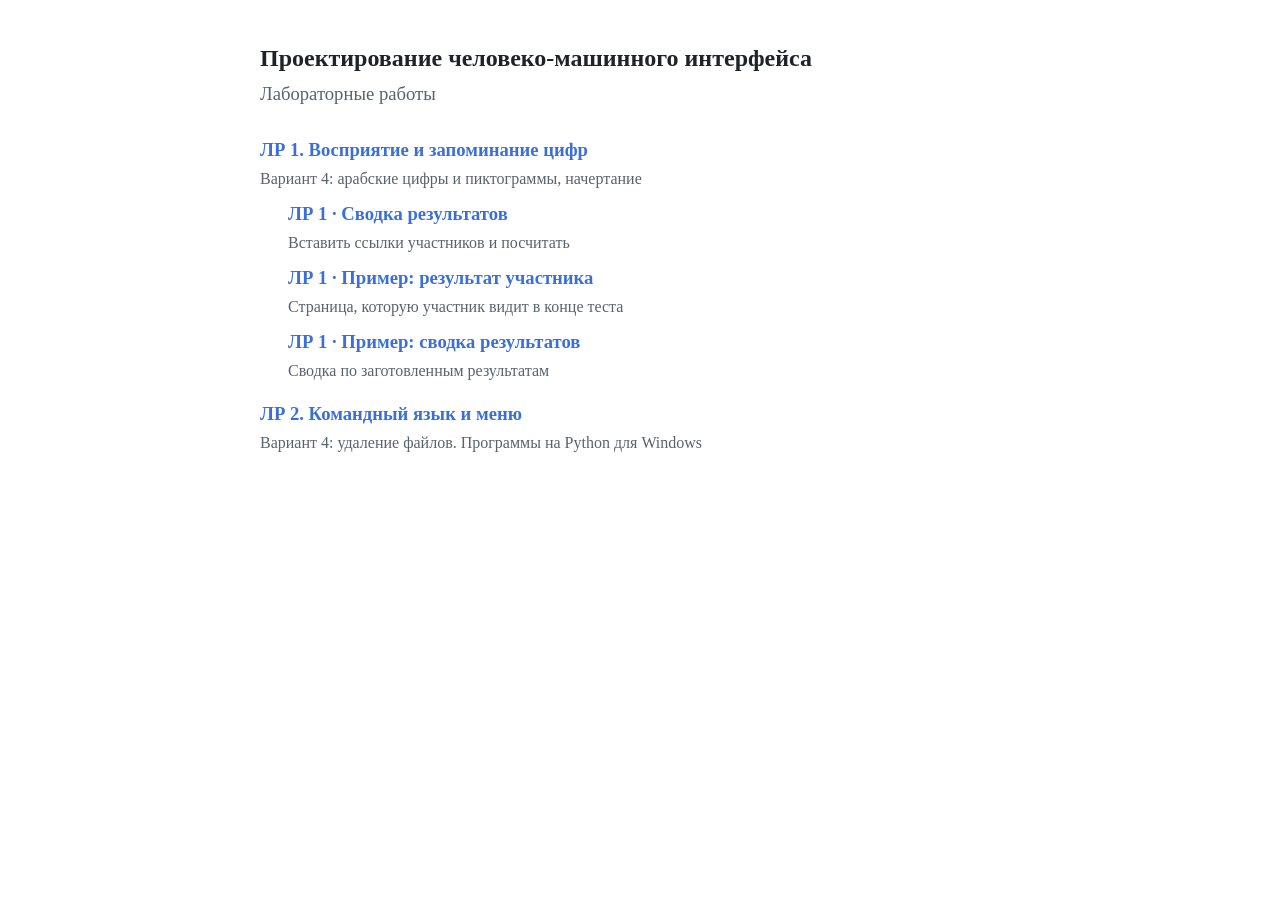
<file: index.html>
<!DOCTYPE html>
<html lang="ru">
<head>
  <meta charset="UTF-8">
  <meta name="viewport" content="width=device-width, initial-scale=1">
  <title>Проектирование ЧМИ — лабораторные</title>
  <style>
    html, body {
      overflow-x: clip;
    }

    body {
      margin: 0;
      font-family: "Times New Roman", Times, serif;
      font-size: 14pt;
      line-height: 1.5;
      background: #fff;
      color: #1f2328;
    }

    main {
      max-width: 760px;
      margin: 0 auto;
      padding: 40px 16px;
    }

    h1 {
      font-size: 18pt;
      margin: 0 0 4px;
    }

    p {
      color: #59636e;
      margin: 0 0 28px;
    }

    ul {
      list-style: none;
      padding: 0;
      margin: 0;
    }

    li + li {
      margin-top: 16px;
    }

    li.sub {
      margin-left: 28px;
      margin-top: 8px;
    }

    a {
      color: #3b6fd8;
      text-decoration: none;
    }

    a:hover b {
      text-decoration: underline;
    }

    a b {
      display: block;
    }

    a span {
      color: #59636e;
      font-size: 12pt;
    }

    @media (max-width: 560px) {
      body {
        font-size: 12pt;
        line-height: 1.45;
      }

      h1 {
        font-size: 16pt;
      }

      main {
        padding: 28px 16px;
      }

      a span {
        font-size: 10pt;
      }
    }
  </style>
</head>
<body>
  <main>
    <h1>Проектирование человеко-машинного интерфейса</h1>
    <p>Лабораторные работы</p>
    <ul>
      <li><a href="lab_1/test/"><b>ЛР 1. Восприятие и запоминание цифр</b><span>Вариант 4: арабские цифры и пиктограммы, начертание</span></a></li>
      <li class="sub"><a href="lab_1/test/results.html"><b>ЛР 1 · Сводка результатов</b><span>Вставить ссылки участников и посчитать</span></a></li>
      <li class="sub"><a href="lab_1/test/results.html#demo-one"><b>ЛР 1 · Пример: результат участника</b><span>Страница, которую участник видит в конце теста</span></a></li>
      <li class="sub"><a href="lab_1/test/results.html#demo"><b>ЛР 1 · Пример: сводка результатов</b><span>Сводка по заготовленным результатам</span></a></li>
      <li><a href="https://github.com/progr4mmer2005/HCI/tree/main/lab_2"><b>ЛР 2. Командный язык и меню</b><span>Вариант 4: удаление файлов. Программы на Python для Windows</span></a></li>
    </ul>
  </main>
</body>
</html>
</file>
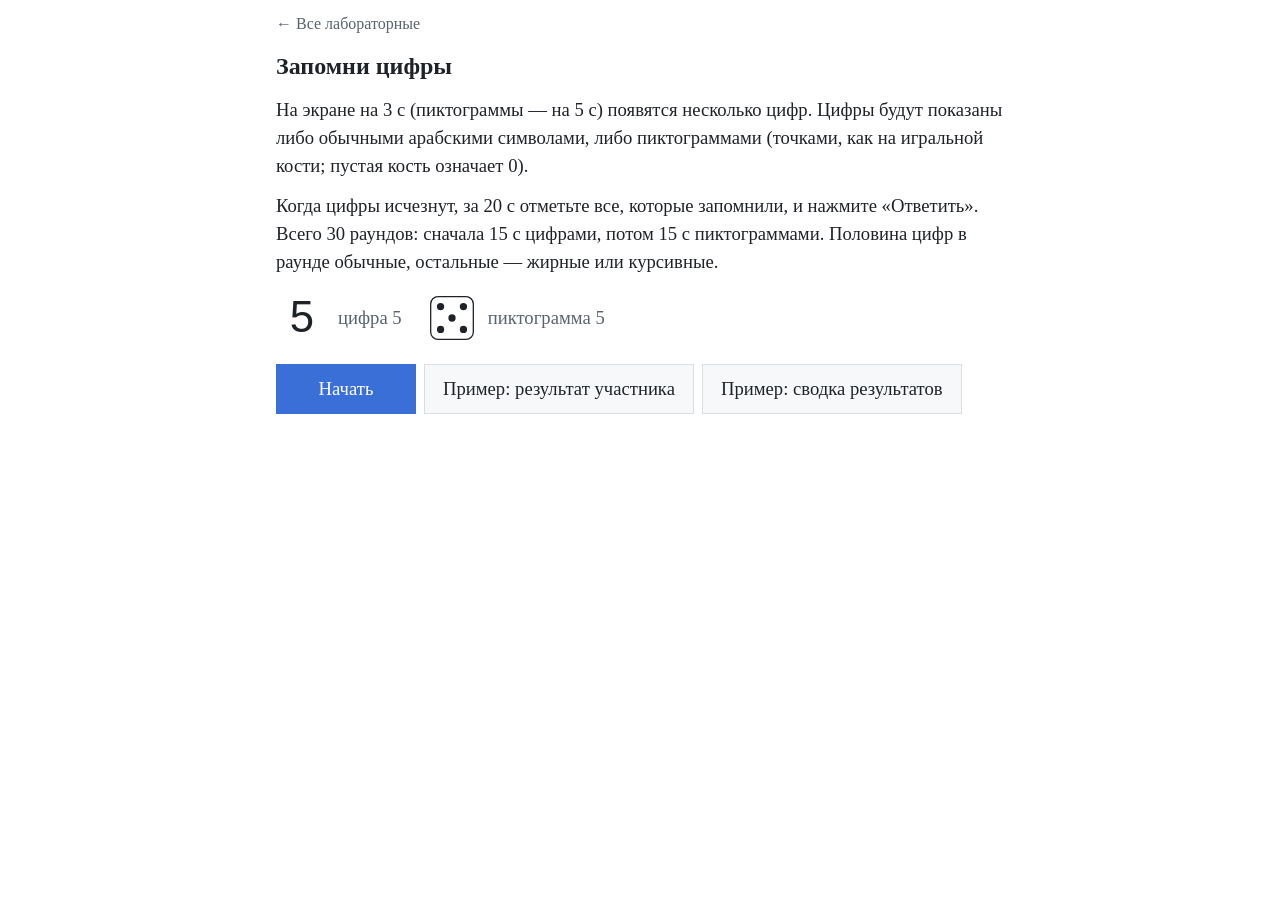
<file: lab_1/index.html>
<!DOCTYPE html>
<html lang="ru">
<head>
  <meta charset="UTF-8">
  <title>ЛР 1</title>
  <script>location.replace('test/' + location.hash);</script>
</head>
<body>
  <a href="test/">Перейти к тесту</a>
</body>
</html>
</file>
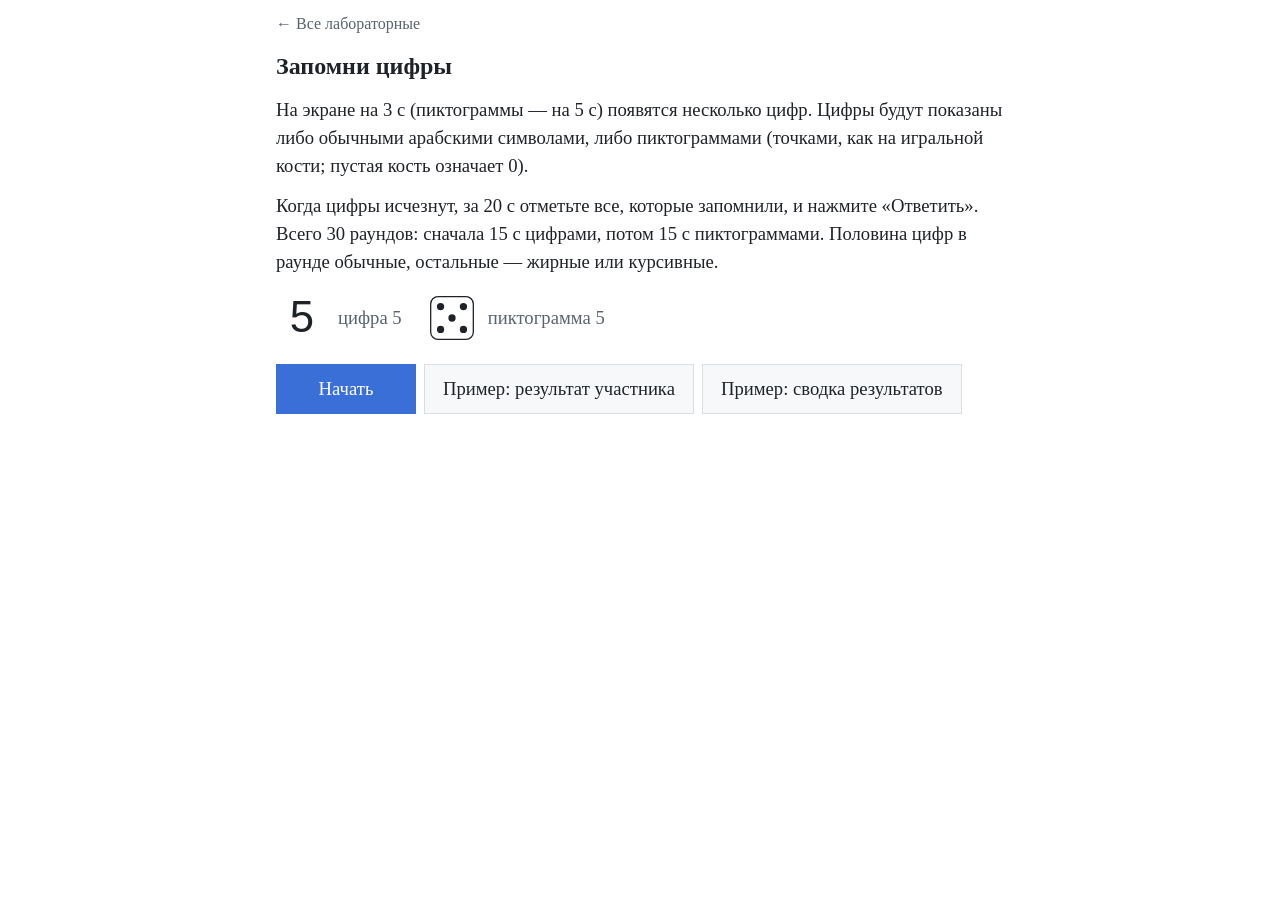
<file: lab_1/test/index.html>
<!DOCTYPE html>
<html lang="ru">
<head>
  <meta charset="UTF-8">
  <meta name="viewport" content="width=device-width, initial-scale=1">
  <title>ЛР 1 — Запомни цифры</title>
  <link rel="stylesheet" href="style.css">
</head>
<body>
  <header class="top">
    <a href="../../" class="back">← Все лабораторные</a>
    <span id="progress"></span>
  </header>

  <main>
    <section id="screen-start" class="screen">
      <h1>Запомни цифры</h1>
      <p>На экране на 3&nbsp;с (пиктограммы — на 5&nbsp;с) появятся несколько цифр. Цифры будут показаны либо обычными арабскими символами, либо пиктограммами (точками, как на игральной кости; пустая кость означает&nbsp;0).</p>
      <p>Когда цифры исчезнут, за 20&nbsp;с отметьте все, которые запомнили, и нажмите «Ответить». Всего 30 раундов: сначала 15 с цифрами, потом 15 с пиктограммами. Половина цифр в раунде обычные, остальные — жирные или курсивные.</p>
      <div class="legend">
        <div class="legend-item"><div class="legend-pic" id="legend-arabic"></div><span>цифра 5</span></div>
        <div class="legend-item"><div class="legend-pic" id="legend-picto"></div><span>пиктограмма 5</span></div>
      </div>
      <div class="actions">
        <button id="btn-start" class="btn primary">Начать</button>
        <a class="btn" href="results.html#demo-one">Пример: результат участника</a>
        <a class="btn" href="results.html#demo">Пример: сводка результатов</a>
      </div>
    </section>

    <section id="screen-show" class="screen" hidden>
      <div id="stage" class="stage"></div>
    </section>

    <section id="screen-answer" class="screen" hidden>
      <h2>Какие цифры были на экране?</h2>
      <div class="timer" id="timer">
        <div class="timer-row"><span id="timer-label"></span><span id="timer-val"></span></div>
        <div class="timer-bar"><i id="timer-bar"></i></div>
      </div>
      <div id="options" class="options"></div>
      <div id="feedback" class="feedback" hidden></div>
      <button id="btn-submit" class="btn primary">Ответить</button>
      <button id="btn-next" class="btn primary" hidden>Дальше</button>
    </section>
  </main>

  <script src="render.js"></script>
  <script src="app.js"></script>
</body>
</html>
</file>
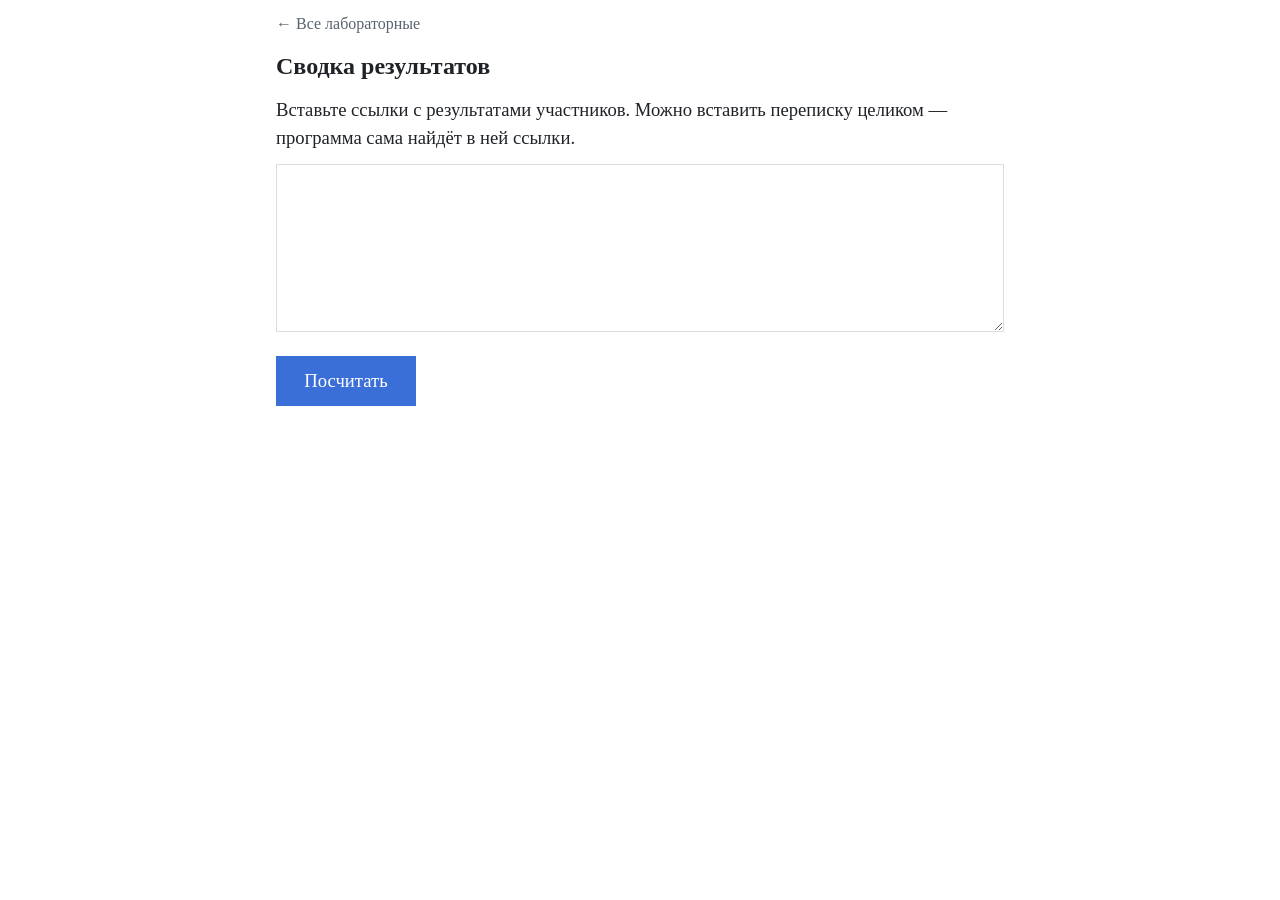
<file: lab_1/results.html>
<!DOCTYPE html>
<html lang="ru">
<head>
  <meta charset="UTF-8">
  <title>ЛР 1 — Результаты</title>
  <script>location.replace('test/results.html' + location.hash);</script>
</head>
<body>
  <a href="test/results.html">Перейти к результатам</a>
</body>
</html>
</file>
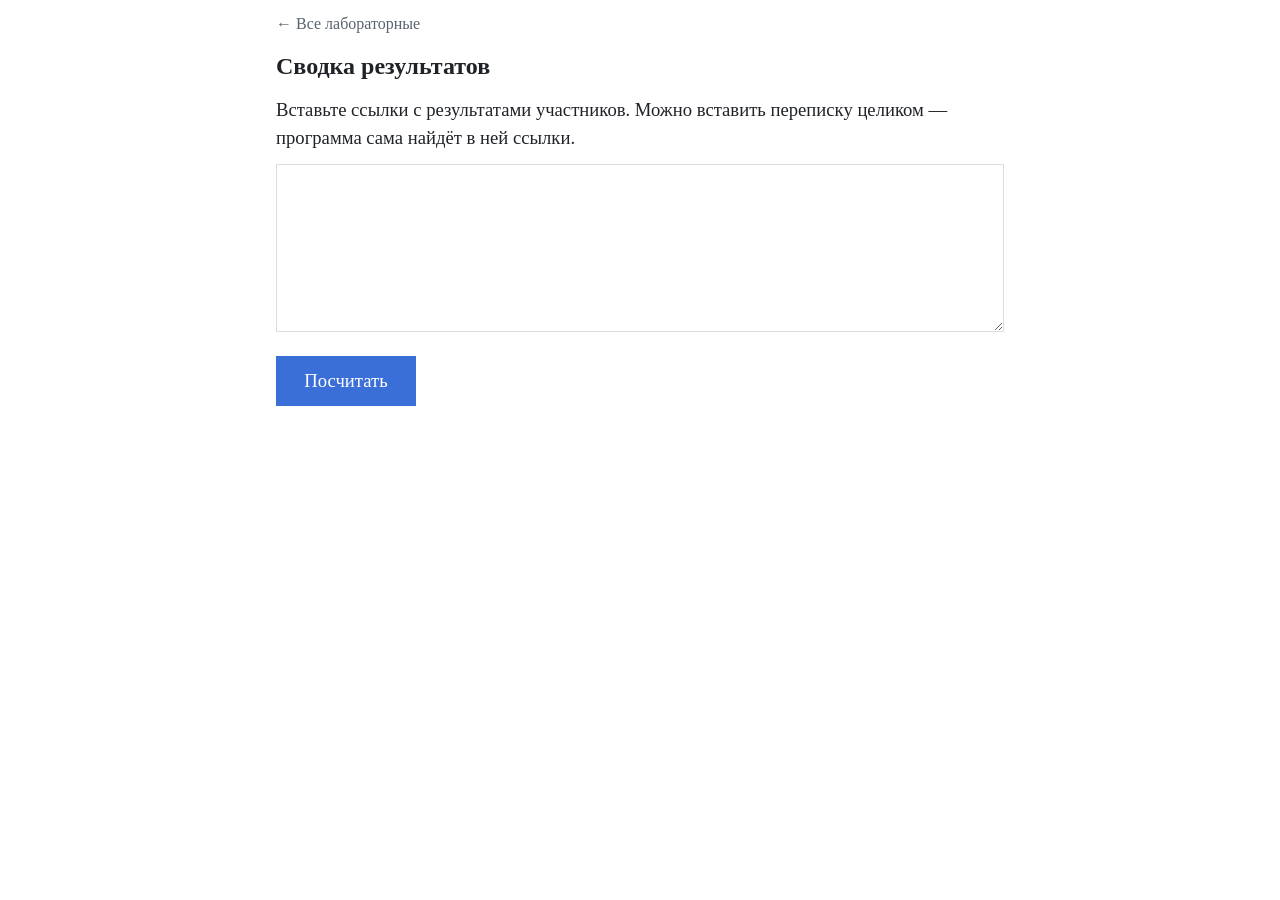
<file: lab_1/test/results.html>
<!DOCTYPE html>
<html lang="ru">
<head>
  <meta charset="UTF-8">
  <meta name="viewport" content="width=device-width, initial-scale=1">
  <title>ЛР 1 — Результаты</title>
  <link rel="stylesheet" href="style.css">
</head>
<body>
  <header class="top">
    <a href="../../" class="back">← Все лабораторные</a>
  </header>

  <main>
    <section id="mine" hidden>
      <h1>Ваш результат</h1>
      <p>Скопируйте ссылку и отправьте её тому, кто проводит тестирование.</p>
      <div class="actions">
        <button id="btn-copy" class="btn primary">Скопировать ссылку</button>
        <a class="btn" href="./">Пройти ещё раз</a>
      </div>
      <p class="hint" id="copy-msg"></p>
    </section>

    <section id="paste">
      <h1>Сводка результатов</h1>
      <p>Вставьте ссылки с результатами участников. Можно вставить переписку целиком — программа сама найдёт в ней ссылки.</p>
      <textarea id="input" class="paste" rows="8"></textarea>
      <div class="actions">
        <button id="btn-calc" class="btn primary">Посчитать</button>
      </div>
      <p class="hint" id="status"></p>
    </section>

    <div id="report"></div>
  </main>

  <script src="render.js"></script>
  <script src="mocks.js"></script>
  <script src="results.js"></script>
</body>
</html>
</file>
<file: lab_1/test/style.css>
* {
  box-sizing: border-box;
}

[hidden] {
  display: none !important;
}

html, body {
  overflow-x: clip;
}

body {
  margin: 0;
  font-family: "Times New Roman", Times, serif;
  font-size: 14pt;
  line-height: 1.5;
  background: #fff;
  color: #1f2328;
}

.top {
  display: flex;
  justify-content: space-between;
  align-items: center;
  max-width: 760px;
  height: 48px;
  margin: 0 auto;
  padding: 12px 16px;
  font-size: 12pt;
  color: #59636e;
}

.back {
  color: #59636e;
  text-decoration: none;
}

body.showing .top {
  visibility: hidden;
}

main {
  max-width: 760px;
  margin: 0 auto;
  padding: 0 16px 32px;
}

h1 {
  font-size: 18pt;
  margin: 0 0 12px;
}

h2 {
  font-size: 16pt;
  margin: 40px 0 12px;
}

p {
  margin: 0 0 12px;
}

.hint, .note {
  color: #59636e;
  font-size: 12pt;
}

.legend {
  display: flex;
  gap: 24px;
  margin: 16px 0 20px;
}

.legend-item {
  display: flex;
  align-items: center;
  gap: 10px;
  color: #59636e;
}

.legend-pic {
  width: 52px;
  height: 52px;
}

.btn {
  display: inline-block;
  font: inherit;
  padding: 10px 18px;
  border: 1px solid #d8dee4;
  background: #f6f8fa;
  color: #1f2328;
  cursor: pointer;
  text-decoration: none;
}

.btn.primary {
  background: #3b6fd8;
  border-color: #3b6fd8;
  color: #fff;
  min-width: 140px;
}

.actions {
  display: flex;
  flex-wrap: wrap;
  gap: 8px;
  margin-top: 16px;
}

.stage {
  position: relative;
  height: calc(100dvh - 80px);
  min-height: 320px;
  overflow: hidden;
  user-select: none;
}

.fixation {
  position: absolute;
  inset: 0;
  display: grid;
  place-items: center;
  font-size: 40px;
  color: #59636e;
}

.obj {
  position: absolute;
}

svg {
  width: 100%;
  height: 100%;
  display: block;
}

.timer {
  margin: -6px 0 14px;
}

.timer-row {
  display: flex;
  justify-content: space-between;
  font-size: 12pt;
  color: #59636e;
}

.timer-bar {
  height: 6px;
  background: #eceff2;
}

.timer-bar i {
  display: block;
  height: 100%;
  background: #8c959f;
}

.options {
  display: grid;
  grid-template-columns: repeat(5, 1fr);
  gap: 10px;
  margin-bottom: 16px;
}

.opt {
  aspect-ratio: 1;
  padding: 10%;
  background: #fff;
  border: 2px solid #d8dee4;
  cursor: pointer;
}

.opt.selected {
  border-color: #3b6fd8;
  background: #eaf1ff;
}

.opt.hit {
  border-color: #1f883d;
  background: #e6f6ea;
}

.opt.miss {
  border-color: #b45309;
  border-style: dashed;
  background: #fff6e8;
}

.opt.fa {
  border-color: #cf222e;
  background: #fdecee;
}

.feedback {
  padding: 10px 12px;
  margin-bottom: 16px;
  background: #f6f8fa;
}

.paste {
  width: 100%;
  font: 13px/1.4 Consolas, monospace;
  padding: 10px 12px;
  border: 1px solid #d8dee4;
  resize: vertical;
}

.short li {
  margin-bottom: 6px;
}

.v-yes {
  color: #1f883d;
}

.v-no {
  color: #cf222e;
}

.fig {
  margin: 24px 0 0;
}

.fig figcaption, .fig-caption {
  font-weight: 700;
  margin: 12px 0;
}

.vchart {
  display: grid;
  grid-template-columns: 32px 1fr;
  gap: 6px 8px;
  margin-top: 24px;
}

.vaxis {
  position: relative;
  height: 260px;
  font-size: 11pt;
  color: #59636e;
}

.vaxis span {
  position: absolute;
  right: 0;
  transform: translateY(50%);
  line-height: 1;
}

.vplot {
  display: flex;
  height: 260px;
  border-left: 1px solid #8c959f;
  border-bottom: 1px solid #8c959f;
  background: linear-gradient(to bottom, #d8dee4 1px, transparent 1px) 0 0 / 100% 25%;
}

.vgroup {
  flex: 1;
  display: flex;
  align-items: flex-end;
  justify-content: center;
  gap: 2px;
  padding: 0 3%;
}

.vbar {
  position: relative;
  flex: 1;
  max-width: 40px;
}

.vbar span {
  position: absolute;
  bottom: 100%;
  left: 50%;
  transform: translateX(-50%);
  font-size: 10pt;
  line-height: 1.4;
}

.vlabels {
  display: flex;
}

.vlabel-lines {
  text-align: center;
  line-height: 1.3;
}

.glyph {
  display: inline-block;
  width: 1.5em;
  height: 1.5em;
  flex: none;
}

.vlabels > span {
  flex: 1;
  display: flex;
  align-items: center;
  justify-content: center;
  gap: 6px;
}

.vlegend {
  display: flex;
  flex-wrap: wrap;
  justify-content: center;
  gap: 4px 16px;
  margin-top: 10px;
  font-size: 11pt;
}

.vlegend span {
  display: inline-flex;
  align-items: center;
  gap: 6px;
}

.vlegend i {
  width: 12px;
  height: 12px;
}

:root {
  --regular: #8c959f;
  --bold: #2a78d6;
  --italic: #eb6834;
}

.tbl {
  width: 100%;
  border-collapse: collapse;
  font-size: 12pt;
}

.tbl th, .tbl td {
  padding: 4px 6px;
  border: 1px solid #8c959f;
  text-align: left;
}

.tbl th {
  background: #f6f8fa;
}

@media (max-width: 560px) {
  body {
    font-size: 12pt;
  }

  .options {
    gap: 6px;
  }

  .vbar span {
    font-size: 8pt;
  }
}
</file>
